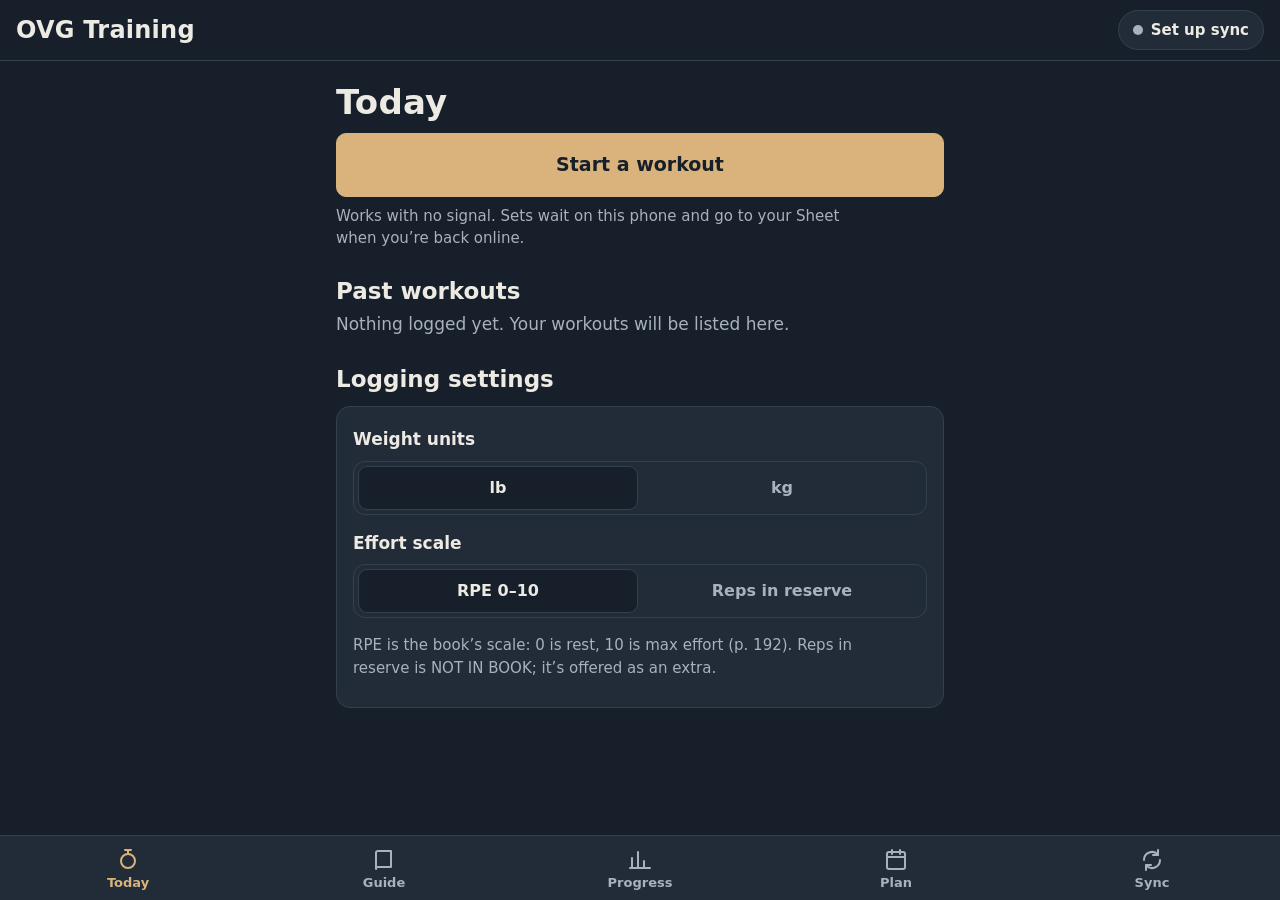
<file: index.html>
<!doctype html>
<html lang="en">
<head>
<meta charset="utf-8">
<meta name="viewport" content="width=device-width, initial-scale=1, viewport-fit=cover">
<meta name="theme-color" content="#17202a">
<meta name="color-scheme" content="dark">
<meta name="apple-mobile-web-app-capable" content="yes">
<meta name="mobile-web-app-capable" content="yes">
<meta name="apple-mobile-web-app-status-bar-style" content="black-translucent">
<meta name="apple-mobile-web-app-title" content="OVG">
<meta name="robots" content="noindex, nofollow">
<title>OVG Training</title>
<link rel="manifest" href="manifest.json">
<link rel="icon" type="image/png" sizes="192x192" href="icons/icon-192.png">
<link rel="apple-touch-icon" href="icons/apple-touch-icon.png">
<link rel="stylesheet" href="css/app.css">
<script type="module" src="js/app.js"></script>
</head>
<body>
<header class="top">
  <a class="brand" href="#/today">OVG Training</a>
  <a class="chip" id="chip" href="#/sync" data-state="idle"><span class="dot"></span><span id="chip-text">Starting…</span></a>
  <div class="chalkline" id="chalkline" hidden><i></i></div>
</header>

<main id="view" tabindex="-1">
  <noscript><p>This app needs JavaScript turned on.</p></noscript>
</main>

<nav class="nav" aria-label="Main">
  <a href="#/today" data-route="today">
    <svg viewBox="0 0 24 24" aria-hidden="true"><circle cx="12" cy="13" r="7"/><path d="M12 2v4M9 2h6"/></svg>Today</a>
  <a href="#/guide" data-route="guide">
    <svg viewBox="0 0 24 24" aria-hidden="true"><path d="M4 5a2 2 0 0 1 2-2h13v16H6a2 2 0 0 0-2 2z"/><path d="M4 19V5"/></svg>Guide</a>
  <a href="#/progress" data-route="progress">
    <svg viewBox="0 0 24 24" aria-hidden="true"><path d="M4 20V10M10 20V4M16 20v-7M22 20H2"/></svg>Progress</a>
  <a href="#/plan" data-route="plan">
    <svg viewBox="0 0 24 24" aria-hidden="true"><rect x="3" y="4" width="18" height="17" rx="2"/><path d="M3 9h18M8 2v4M16 2v4"/></svg>Plan</a>
  <a href="#/sync" data-route="sync">
    <svg viewBox="0 0 24 24" aria-hidden="true"><path d="M20 12a8 8 0 0 1-14 5.3M4 12a8 8 0 0 1 14-5.3"/><path d="M18 2v5h-5M6 22v-5h5"/></svg>Sync</a>
</nav>

<div class="toast" id="toast" role="status" hidden><span id="toast-text"></span><button class="btn" id="toast-btn" type="button">Reload</button></div>
</body>
</html>
</file>
<file: css/app.css>
/* OVG Training — dark, phone-first.
   Palette: gym-mat blue, chalk, birch (the wood of gymnastics rings). */
:root {
  color-scheme: dark;
  --mat: #17202a;          /* page */
  --mat-raised: #212c38;   /* panels */
  --mat-edge: #33414f;     /* borders */
  --chalk: #edeae3;        /* text */
  --chalk-dim: #a9b1ba;    /* secondary text */
  --birch: #d9b27c;        /* accent: actions, waiting */
  --birch-deep: #b48d58;
  --sage: #8fc8a3;         /* synced / passed */
  --rose: #f29b9b;         /* problems */
  --ink: #17202a;          /* text on birch */

  --display: "Avenir Next Condensed", "sans-serif-condensed", "Roboto Condensed", "Arial Narrow", system-ui, sans-serif;
  --body: system-ui, -apple-system, "Segoe UI", Roboto, sans-serif;

  --tap: 52px;             /* minimum touch target */
  --gutter: 16px;
  --radius-panel: 14px;
  --radius-control: 10px;
  --nav-h: 64px;
}

* { box-sizing: border-box; }
html { -webkit-text-size-adjust: 100%; }
body {
  margin: 0;
  min-height: 100dvh;
  background: var(--mat);
  color: var(--chalk);
  font: 17px/1.5 var(--body);
  -webkit-tap-highlight-color: transparent;
}
a { color: var(--birch); }
:focus-visible { outline: 3px solid var(--birch); outline-offset: 2px; }
main:focus, main:focus-visible { outline: none; } /* focused by the router only, for screen readers */

/* ---------- header ---------- */
.top {
  position: sticky; top: 0; z-index: 10;
  background: var(--mat);
  padding: calc(env(safe-area-inset-top) + 10px) var(--gutter) 10px;
  display: flex; align-items: center; justify-content: space-between; gap: 12px;
  border-bottom: 1px solid var(--mat-edge);
}
.brand {
  font: 800 24px/1 var(--display);
  letter-spacing: .01em;
  color: var(--chalk);
  text-decoration: none;
}
.chip {
  min-height: 40px; padding: 0 14px;
  display: inline-flex; align-items: center; gap: 8px;
  border-radius: 999px; border: 1px solid var(--mat-edge);
  background: var(--mat-raised); color: var(--chalk);
  font: 600 15px/1 var(--body); text-decoration: none;
}
.chip .dot { width: 10px; height: 10px; border-radius: 50%; background: var(--chalk-dim); flex: none; }
.chip[data-state="synced"] .dot { background: var(--sage); }
.chip[data-state="waiting"] .dot,
.chip[data-state="offline"] .dot { background: var(--birch); }
.chip[data-state="sending"] .dot,
.chip[data-state="pulling"] .dot { background: var(--birch); animation: pulse 1s ease-in-out infinite; }
.chip[data-state="error"] .dot,
.chip[data-state="unauthorized"] .dot { background: var(--rose); }

/* The chalk line: a progress bar under the header while sending. */
.chalkline { position: absolute; left: 0; right: 0; bottom: -1px; height: 3px; overflow: hidden; }
.chalkline > i { display: block; height: 100%; width: 0; background: var(--birch); transition: width .25s ease; }
.chalkline[hidden] { display: none; }

/* ---------- page ---------- */
main {
  padding: 20px var(--gutter) calc(var(--nav-h) + env(safe-area-inset-bottom) + 28px);
  max-width: 640px; margin: 0 auto;
}
h1 { font: 800 34px/1.05 var(--display); margin: 4px 0 12px; letter-spacing: .005em; }
h2 { font: 700 23px/1.15 var(--display); margin: 28px 0 8px; }
p { margin: 0 0 12px; max-width: 34em; }
.dim { color: var(--chalk-dim); }
.small { font-size: 15px; }

.panel {
  background: var(--mat-raised);
  border: 1px solid var(--mat-edge);
  border-radius: var(--radius-panel);
  padding: 16px;
  margin: 14px 0;
}
.panel > :last-child { margin-bottom: 0; }

/* The one big number: records waiting. */
.count { display: flex; align-items: baseline; gap: 12px; margin: 4px 0 6px; }
.count b {
  font: 800 88px/0.9 var(--display);
  font-variant-numeric: tabular-nums;
  color: var(--chalk);
}
.count[data-zero="false"] b { color: var(--birch); }
.count span { font: 600 20px/1.2 var(--display); color: var(--chalk-dim); }
.count small { display: block; font: 500 16px/1.3 var(--body); margin-top: 2px; }

.bar { height: 10px; border-radius: 5px; background: var(--mat); border: 1px solid var(--mat-edge); overflow: hidden; margin: 10px 0 6px; }
.bar > i { display: block; height: 100%; width: 0; background: var(--birch); transition: width .25s ease; }

/* ---------- forms + buttons ---------- */
label { display: block; font-weight: 600; margin: 14px 0 6px; }
.hint { display: block; font-size: 14px; color: var(--chalk-dim); margin-top: 4px; }
input[type="text"], input[type="url"], input[type="password"] {
  width: 100%; min-height: var(--tap);
  padding: 12px 14px;
  font: 17px/1.3 var(--body); color: var(--chalk);
  background: var(--mat); border: 1px solid var(--mat-edge); border-radius: var(--radius-control);
}
input:focus { border-color: var(--birch); outline: none; }
.field-row { display: flex; gap: 8px; }
.field-row input { flex: 1; min-width: 0; }

.btn {
  min-height: var(--tap); padding: 0 20px;
  display: inline-flex; align-items: center; justify-content: center; gap: 8px;
  font: 700 17px/1 var(--body);
  border-radius: var(--radius-control); border: 1px solid var(--mat-edge);
  background: var(--mat); color: var(--chalk);
  cursor: pointer; text-decoration: none;
}
.btn.primary { background: var(--birch); border-color: var(--birch); color: var(--ink); }
.btn.primary:active { background: var(--birch-deep); }
.btn.quiet { background: transparent; }
.btn.danger { color: var(--rose); background: transparent; }
.btn.wide { width: 100%; }
.btn[disabled] { opacity: .55; cursor: default; }
.actions { display: flex; flex-wrap: wrap; gap: 10px; margin-top: 16px; }
.actions .btn { flex: 1 1 140px; }

.msg { margin: 12px 0 0; padding: 12px 14px; border-radius: var(--radius-control); border-left: 4px solid var(--chalk-dim); background: var(--mat); }
.msg.good { border-color: var(--sage); }
.msg.bad { border-color: var(--rose); }
.msg:empty { display: none; }

dl.facts { display: grid; grid-template-columns: auto 1fr; gap: 6px 16px; margin: 0; }
dl.facts dt { color: var(--chalk-dim); }
dl.facts dd { margin: 0; font-variant-numeric: tabular-nums; }

/* ---------- empty / coming-soon pages ---------- */
.empty { padding: 8px 0; }
.empty .stage { font: 700 18px/1.2 var(--display); color: var(--birch); margin-bottom: 6px; }

/* ---------- bottom nav ---------- */
.nav {
  position: fixed; left: 0; right: 0; bottom: 0; z-index: 10;
  display: grid; grid-template-columns: repeat(5, 1fr);
  background: var(--mat-raised); border-top: 1px solid var(--mat-edge);
  padding-bottom: env(safe-area-inset-bottom);
}
.nav a {
  min-height: var(--nav-h);
  display: flex; flex-direction: column; align-items: center; justify-content: center; gap: 4px;
  color: var(--chalk-dim); text-decoration: none; font: 600 13px/1 var(--body);
}
.nav a svg { width: 24px; height: 24px; stroke: currentColor; fill: none; stroke-width: 2; stroke-linecap: round; stroke-linejoin: round; }
.nav a[aria-current="page"] { color: var(--birch); }

/* ---------- toast (update ready, etc.) ---------- */
.toast {
  position: fixed; left: var(--gutter); right: var(--gutter);
  bottom: calc(var(--nav-h) + env(safe-area-inset-bottom) + 12px); z-index: 20;
  display: flex; align-items: center; justify-content: space-between; gap: 12px;
  padding: 10px 10px 10px 16px; border-radius: var(--radius-panel);
  background: var(--chalk); color: var(--ink); font-weight: 600;
  max-width: 608px; margin: 0 auto;
}
.toast .btn { min-height: 44px; background: var(--ink); color: var(--chalk); border-color: var(--ink); }
.toast[hidden] { display: none; }

@keyframes pulse { 50% { opacity: .35; } }
@media (prefers-reduced-motion: reduce) {
  * { animation: none !important; transition: none !important; }
}

/* =========================================================
   Stage 3: Guide, Exercises, Pictures
   ========================================================= */
.sr { position: absolute; width: 1px; height: 1px; overflow: hidden; clip: rect(0 0 0 0); white-space: nowrap; }

input[type="search"] {
  width: 100%; min-height: var(--tap); padding: 12px 14px; margin: 4px 0 10px;
  font: 17px/1.3 var(--body); color: var(--chalk);
  background: var(--mat-raised); border: 1px solid var(--mat-edge); border-radius: var(--radius-control);
  -webkit-appearance: none; appearance: none;
}
input[type="search"]:focus { border-color: var(--birch); outline: none; }

/* Chapters / Exercises / Pictures switcher */
.seg { display: grid; grid-auto-flow: column; grid-auto-columns: 1fr; gap: 4px; padding: 4px; margin: 0 0 16px;
  background: var(--mat-raised); border: 1px solid var(--mat-edge); border-radius: 12px; }
.seg a { min-height: 44px; display: flex; align-items: center; justify-content: center; border-radius: 9px;
  color: var(--chalk-dim); text-decoration: none; font-weight: 600; font-size: 16px; }
.seg a[aria-current="page"] { background: var(--mat); color: var(--chalk); box-shadow: inset 0 0 0 1px var(--mat-edge); }

/* Filter chips */
.chips { display: flex; gap: 8px; overflow-x: auto; padding: 2px 0 8px; margin: 0 calc(-1 * var(--gutter)); padding-inline: var(--gutter); scrollbar-width: none; }
.chips::-webkit-scrollbar { display: none; }
.chips button { flex: none; min-height: 40px; padding: 0 14px; border-radius: 999px; border: 1px solid var(--mat-edge);
  background: transparent; color: var(--chalk-dim); font: 600 15px/1 var(--body); }
.chips button[aria-pressed="true"] { background: var(--chalk); border-color: var(--chalk); color: var(--ink); }

/* Ladder rows: the level number is the rung. */
.rows { list-style: none; margin: 0; padding: 0; }
.row { display: flex; align-items: center; gap: 14px; min-height: 60px; padding: 8px 2px;
  color: var(--chalk); text-decoration: none; border-bottom: 1px solid var(--mat-edge); }
.rows li:first-child .row { border-top: 1px solid var(--mat-edge); }
.row-num { flex: none; width: 2.2ch; text-align: right; font: 800 30px/1 var(--display); color: var(--birch); font-variant-numeric: tabular-nums; }
.row-main { display: flex; flex-direction: column; gap: 2px; min-width: 0; }
.row-title { font-weight: 600; line-height: 1.3; }
.row-sub { font-size: 14px; color: var(--chalk-dim); }
.ladder h2 { margin-top: 24px; }

.back { display: inline-flex; align-items: center; min-height: 44px; color: var(--chalk-dim); text-decoration: none; font-weight: 600; }
.back::before { content: "‹"; font-size: 26px; line-height: 1; margin-right: 6px; color: var(--birch); }

/* Exercise header */
.ex-head { display: flex; gap: 14px; align-items: flex-start; margin-bottom: 4px; }
.ex-level { flex: none; font: 800 72px/0.85 var(--display); color: var(--birch); font-variant-numeric: tabular-nums; min-width: 1.1ch; }
.ex-head h1 { margin-bottom: 4px; }
.bullets { margin: 0 0 12px; padding-left: 1.2em; }
.bullets li { margin: 4px 0; }

/* Safety note (health pages, hard prerequisites) */
.safety { margin: 14px 0; padding: 12px 14px; border-radius: var(--radius-control); background: #3a2a2c; border-left: 4px solid var(--rose); font-size: 16px; }

/* Long-form guide text */
.prose { font-size: 17px; line-height: 1.6; }
.prose h2 { font-size: 28px; margin-top: 36px; }
.prose h3 { font: 700 23px/1.2 var(--display); margin: 30px 0 8px; }
.prose h4, .prose h5 { font: 700 19px/1.25 var(--body); margin: 22px 0 6px; }
.prose ul, .prose ol { padding-left: 1.3em; margin: 0 0 14px; max-width: 34em; }
.prose li { margin: 5px 0; }
.prose li > ul, .prose li > ol { margin: 4px 0; }
.prose strong { color: #fff; }
.prose hr { border: 0; border-top: 1px solid var(--mat-edge); margin: 26px 0; }
.prose blockquote { margin: 14px 0; padding: 4px 0 4px 14px; border-left: 3px solid var(--birch); color: var(--chalk-dim); }
.prose code, .more code { font-size: .9em; background: var(--mat-raised); padding: 1px 5px; border-radius: 5px; }
.prose pre { overflow-x: auto; background: var(--mat-raised); padding: 12px; border-radius: var(--radius-control); }
.prose a.xref { color: var(--birch); }
.table-wrap { overflow-x: auto; margin: 14px calc(-1 * var(--gutter)); padding: 0 var(--gutter); }
.prose table { border-collapse: collapse; font-size: 15px; line-height: 1.4; min-width: 100%; }
.prose th, .prose td { text-align: left; vertical-align: top; padding: 8px 10px; border-bottom: 1px solid var(--mat-edge); }
.prose th { color: var(--chalk-dim); font-weight: 600; white-space: nowrap; }
.prose td:first-child, .prose th:first-child { padding-left: 0; }

.toc { margin: 8px 0 18px; border: 1px solid var(--mat-edge); border-radius: var(--radius-control); }
.toc summary, .more summary { min-height: var(--tap); display: flex; align-items: center; padding: 0 14px; font-weight: 600; cursor: pointer; }
.toc ul { list-style: none; margin: 0; padding: 0 14px 10px; }
.toc li a { display: block; padding: 7px 0; color: var(--chalk); text-decoration: none; }
.toc .toc-3 a { padding-left: 16px; color: var(--chalk-dim); font-size: 15px; }
.more { margin-top: 14px; border-top: 1px solid var(--mat-edge); }
.more summary { padding: 0; color: var(--birch); }
.filepick { margin: 6px 0; }

.pager { display: flex; justify-content: space-between; gap: 10px; margin-top: 30px; }

/* Pictures */
.fig { margin: 16px 0; }
.fig img { display: block; width: 100%; height: auto; border-radius: var(--radius-control); background: #fff; }
.fig figcaption { font-size: 14px; color: var(--chalk-dim); margin-top: 6px; }
.fig-empty { display: flex; flex-wrap: wrap; align-items: center; justify-content: space-between; gap: 10px;
  padding: 12px 14px; border: 1px dashed var(--mat-edge); border-radius: var(--radius-control); color: var(--chalk-dim); font-size: 15px; }
.fig-empty .btn { min-height: 44px; }
.fig-empty a { font-weight: 600; }
.pics { list-style: none; margin: 0; padding: 0; }
.pics > li > details { border-bottom: 1px solid var(--mat-edge); }
.pics summary { display: flex; align-items: center; gap: 12px; min-height: 60px; padding: 8px 0; cursor: pointer; list-style: none; }
.pics summary::-webkit-details-marker { display: none; }
.pic-state { flex: none; width: 14px; height: 14px; border-radius: 50%; border: 2px solid var(--chalk-dim); }
.pic-state[data-on="true"] { background: var(--sage); border-color: var(--sage); }
.pic-body { padding: 0 0 16px 26px; }
.pic-preview img { display: block; width: 100%; margin-top: 12px; border-radius: var(--radius-control); background: #fff; }
.pic-preview .btn { margin-top: 12px; }

/* =========================================================
   Stage 4: Today, workouts, set entry
   ========================================================= */
.btn.big { min-height: 64px; font-size: 19px; }
.now { border-color: var(--birch); }
.label-text { display: block; font-weight: 600; margin: 4px 0 8px; }
.panel .seg + .label-text { margin-top: 14px; }
.seg button { min-height: 44px; border: 0; border-radius: 9px; background: transparent; color: var(--chalk-dim); font: 600 16px/1 var(--body); }
.seg button[aria-pressed="true"] { background: var(--mat); color: var(--chalk); box-shadow: inset 0 0 0 1px var(--mat-edge); }

/* history rows: the day of the month is the rung */
.date-num { display: flex; flex-direction: column; align-items: flex-end; width: 2.6ch; }
.date-num small { font: 600 12px/1.2 var(--body); color: var(--chalk-dim); }

textarea {
  width: 100%; padding: 12px 14px; font: 17px/1.4 var(--body); color: var(--chalk);
  background: var(--mat-raised); border: 1px solid var(--mat-edge); border-radius: var(--radius-control); resize: vertical;
}
textarea:focus { border-color: var(--birch); outline: none; }

/* one exercise inside a workout */
.block { margin: 22px 0; padding-bottom: 18px; border-bottom: 1px solid var(--mat-edge); }
.block-head { display: flex; gap: 14px; align-items: flex-start; }
.block-head .row-num { font-size: 40px; padding-top: 2px; }
.block-head h2 { margin: 0 0 2px; font-size: 24px; }
.block-head h2 a { color: var(--chalk); text-decoration: none; }
.sets { list-style: none; margin: 12px 0; padding: 0; }
.set-row {
  width: 100%; min-height: var(--tap); display: flex; align-items: center; gap: 12px; padding: 0 12px;
  background: var(--mat-raised); color: var(--chalk); border: 1px solid var(--mat-edge); border-radius: var(--radius-control);
  margin: 0 0 6px; font: 17px/1.3 var(--body); text-align: left;
}
.set-n { flex: none; width: 3.6em; color: var(--chalk-dim); font-size: 15px; }
.set-v { flex: 1; font-weight: 600; font-variant-numeric: tabular-nums; }
.set-edit { color: var(--birch); font-size: 15px; font-weight: 600; }
.hint { margin: 10px 0; padding: 10px 12px; border-radius: var(--radius-control); background: var(--mat-raised); border-left: 4px solid var(--sage); font-size: 16px; }
.hint.warn { border-left-color: var(--rose); }
.block .more { border-top: 0; margin: 4px 0 8px; }

/* set entry */
.setform { margin: 10px 0; padding: 14px; background: var(--mat-raised); border: 1px solid var(--birch); border-radius: var(--radius-panel); }
.setform .seg { background: var(--mat); margin-bottom: 4px; }
.setform .seg button[aria-pressed="true"] { background: var(--mat-raised); }
.stepper { display: grid; grid-template-columns: 64px 1fr 64px; gap: 8px; }
.stepper button { min-height: 64px; font: 700 30px/1 var(--body); border-radius: var(--radius-control); border: 1px solid var(--mat-edge); background: var(--mat); color: var(--chalk); }
.stepper input {
  min-height: 64px; width: 100%; text-align: center; font: 800 40px/1 var(--display); font-variant-numeric: tabular-nums;
  color: var(--chalk); background: var(--mat); border: 1px solid var(--mat-edge); border-radius: var(--radius-control);
  -moz-appearance: textfield;
}
.stepper input::-webkit-outer-spin-button, .stepper input::-webkit-inner-spin-button { -webkit-appearance: none; margin: 0; }
.effort { border: 0; margin: 14px 0 0; padding: 0; }
.effort legend { font-weight: 600; padding: 0; margin-bottom: 8px; }
.effort-row { display: grid; grid-template-columns: repeat(6, 1fr); gap: 6px; }
.effort-row button { min-height: 46px; border-radius: 10px; border: 1px solid var(--mat-edge); background: var(--mat); color: var(--chalk); font: 700 18px/1 var(--body); font-variant-numeric: tabular-nums; }
.effort-row button[aria-pressed="true"] { background: var(--birch); border-color: var(--birch); color: var(--ink); }
.setform .more { margin-top: 12px; }
.setform .more input { background: var(--mat); }

/* =========================================================
   Stage 5: Progress charts and ladders
   ========================================================= */
select {
  width: 100%; min-height: var(--tap); padding: 0 40px 0 14px; font: 17px/1.3 var(--body); color: var(--chalk);
  background: var(--mat-raised) url("data:image/svg+xml,%3Csvg xmlns='http://www.w3.org/2000/svg' width='14' height='9'%3E%3Cpath d='M1 1l6 6 6-6' fill='none' stroke='%23d9b27c' stroke-width='2'/%3E%3C/svg%3E") no-repeat right 14px center;
  border: 1px solid var(--mat-edge); border-radius: var(--radius-control); -webkit-appearance: none; appearance: none;
}
select:focus { border-color: var(--birch); outline: none; }
.pg-summary { font-size: 19px; font-weight: 600; margin: 16px 0 4px; }
.chart-card { margin: 18px 0; padding: 14px 14px 10px; background: var(--mat-raised); border: 1px solid var(--mat-edge); border-radius: var(--radius-panel); }
.chart-card h2 { margin: 0 0 2px; font-size: 21px; }
.chart-card p { margin-bottom: 8px; }
.chart { position: relative; margin: 0 -4px; touch-action: pan-y; }
.chart-svg { display: block; font-family: var(--body); font-variant-numeric: tabular-nums; }
.chart-svg:focus-visible { outline: 3px solid var(--birch); outline-offset: 2px; border-radius: 6px; }
.chart-tip { position: absolute; top: 0; display: flex; flex-direction: column; gap: 2px; max-width: 240px; padding: 8px 10px;
  background: var(--mat); border: 1px solid var(--mat-edge); border-radius: 8px; font-size: 14px; color: var(--chalk-dim); pointer-events: none; }
.chart-tip strong { color: var(--chalk); font-size: 17px; }
table.data { border-collapse: collapse; width: 100%; font-size: 15px; font-variant-numeric: tabular-nums; }
table.data th, table.data td { text-align: left; padding: 8px 8px 8px 0; border-bottom: 1px solid var(--mat-edge); vertical-align: top; }
table.data th { color: var(--chalk-dim); font-weight: 600; }

/* your levels: one rung per family */
.levels { display: grid; grid-template-columns: repeat(auto-fill, minmax(150px, 1fr)); gap: 8px; margin: 14px 0; }
.lvl { display: grid; grid-template-columns: auto 1fr; grid-template-rows: auto auto; column-gap: 10px; align-items: center;
  padding: 10px 12px; background: var(--mat-raised); border: 1px solid var(--mat-edge); border-radius: var(--radius-control); }
.lvl-n { grid-row: 1 / 3; font: 800 40px/1 var(--display); color: var(--birch); min-width: 1.2ch; text-align: right; }
.lvl-t { font-weight: 600; line-height: 1.2; }
.lvl-s { font-size: 13px; color: var(--chalk-dim); text-transform: none; }

/* one ladder, top rung first */
.ladder-steps { list-style: none; margin: 16px 0; padding: 0; }
.step { display: flex; align-items: center; gap: 12px; padding: 10px 0; border-bottom: 1px solid var(--mat-edge); }
.step .row-num { color: var(--chalk-dim); }
.step.passed .row-num { color: var(--birch); }
.step.current { box-shadow: inset 3px 0 0 var(--birch); padding-left: 10px; }
.step-main { flex: 1; min-width: 0; display: flex; flex-direction: column; gap: 2px; }
.step-main .row-title { color: var(--chalk); text-decoration: none; }
.btn.pass { flex: none; min-height: 44px; padding: 0 12px; font-size: 15px; }
.btn.pass[aria-pressed="true"] { background: transparent; border-color: var(--sage); color: var(--sage); }
.chart-tip[hidden] { display: none; }

/* =========================================================
   Stage 6: Plan
   ========================================================= */
.choice { display: grid; gap: 8px; margin-bottom: 8px; }
.choice button {
  display: flex; flex-direction: column; align-items: flex-start; gap: 3px; text-align: left;
  min-height: var(--tap); padding: 12px 14px; border-radius: var(--radius-control);
  background: var(--mat); color: var(--chalk); border: 1px solid var(--mat-edge); font: 16px/1.35 var(--body);
}
.choice button b { font-weight: 700; }
.choice button span { font-size: 14px; color: var(--chalk-dim); }
.choice button[aria-checked="true"] { border-color: var(--birch); box-shadow: inset 4px 0 0 var(--birch); }
#pl-list .choice button { background: var(--mat-raised); }
.warn-text { font-size: 14px; color: var(--rose); }
.plan-day { margin: 24px 0; padding-bottom: 18px; border-bottom: 1px solid var(--mat-edge); }
.plan-items { list-style: none; margin: 10px 0 14px; padding: 0; }
.plan-items > li { display: flex; gap: 14px; align-items: flex-start; padding: 10px 0; border-bottom: 1px solid var(--mat-edge); }
.plan-items > li:last-child { border-bottom: 0; }
.plan-items .row-num { font-size: 28px; padding-top: 2px; }
.plan-main { display: flex; flex-direction: column; gap: 3px; min-width: 0; }
.plan-main .row-title { color: var(--chalk); text-decoration: none; }
.plan-dose { font-weight: 600; color: var(--chalk); font-size: 15px; }
.plan-info { display: block; padding: 6px 0; }
.planned { margin: 24px 0 14px; }
.gear { border: 0; margin: 14px 0 0; padding: 0; }
.gear legend { padding: 0; }
.check { display: flex; align-items: center; gap: 12px; min-height: 44px; margin: 0; font-weight: 500; }
.check input { width: 22px; height: 22px; accent-color: var(--birch); flex: none; }
</file>
